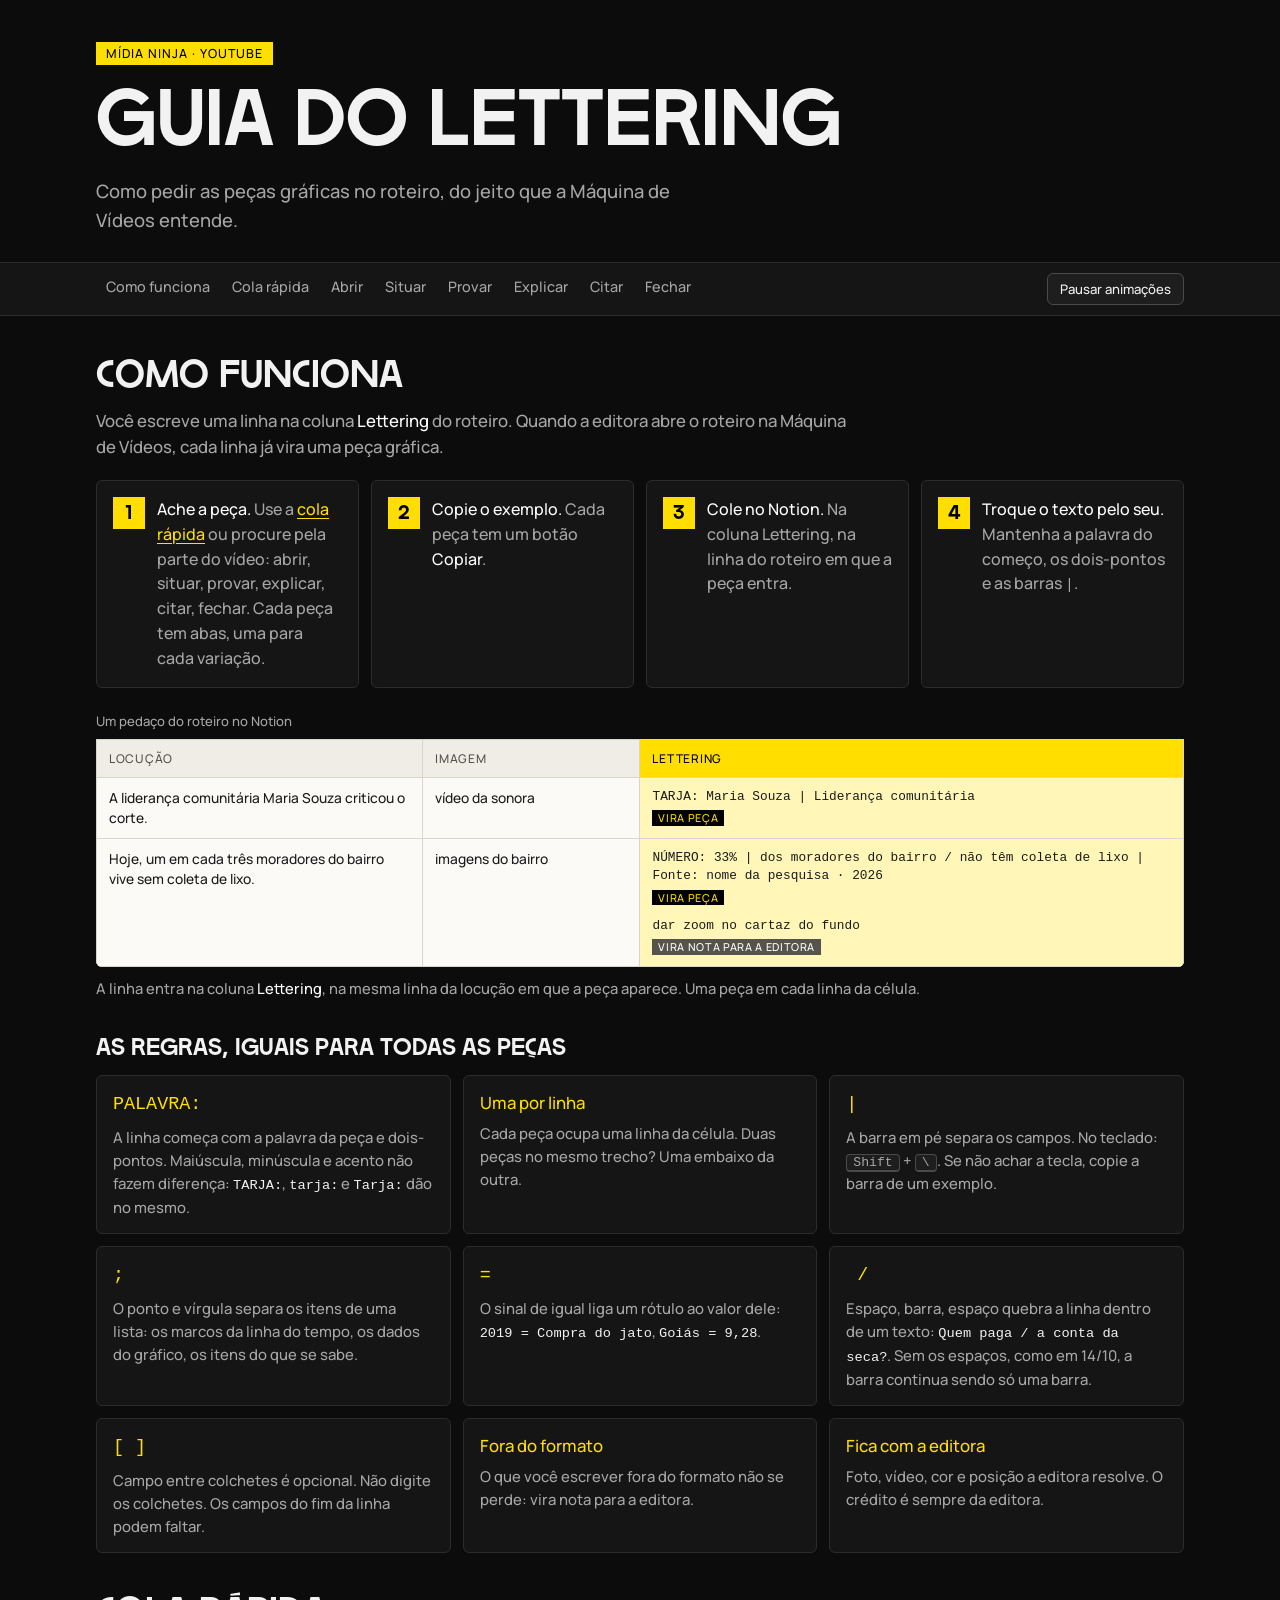
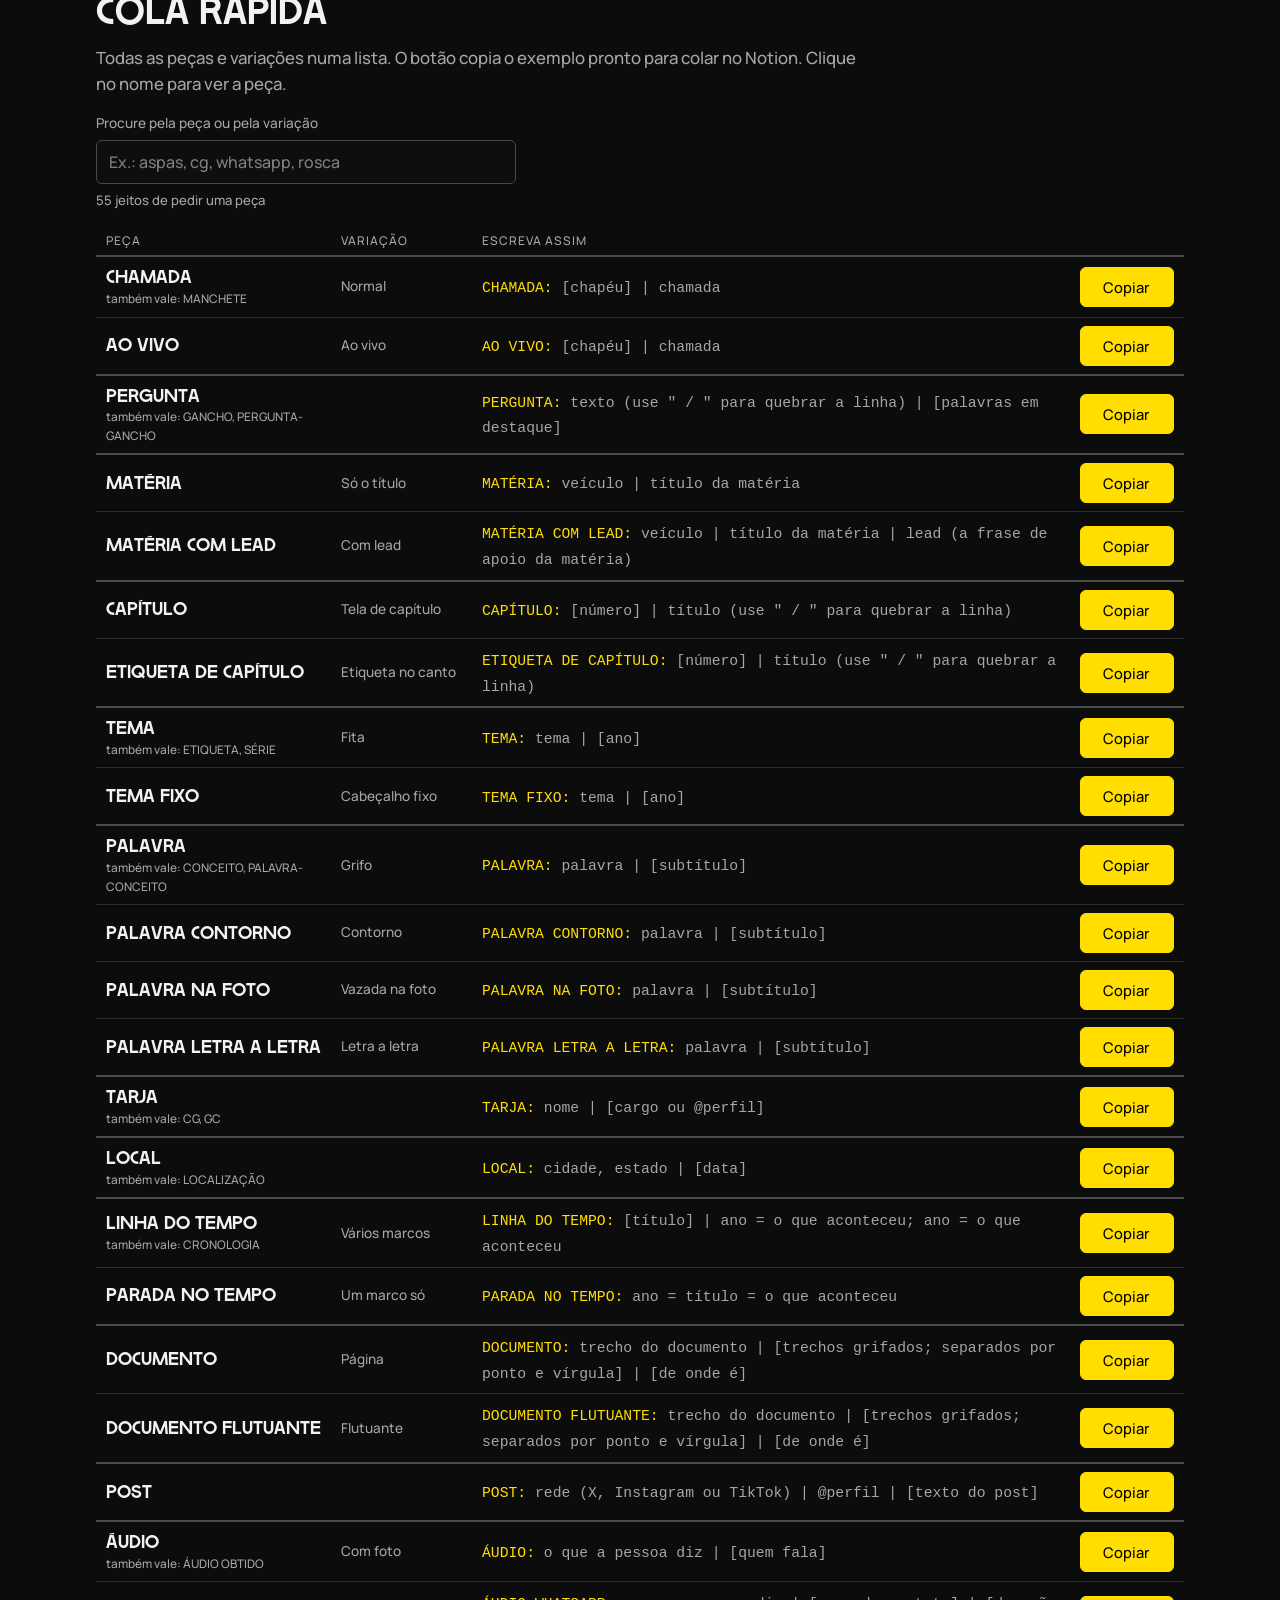
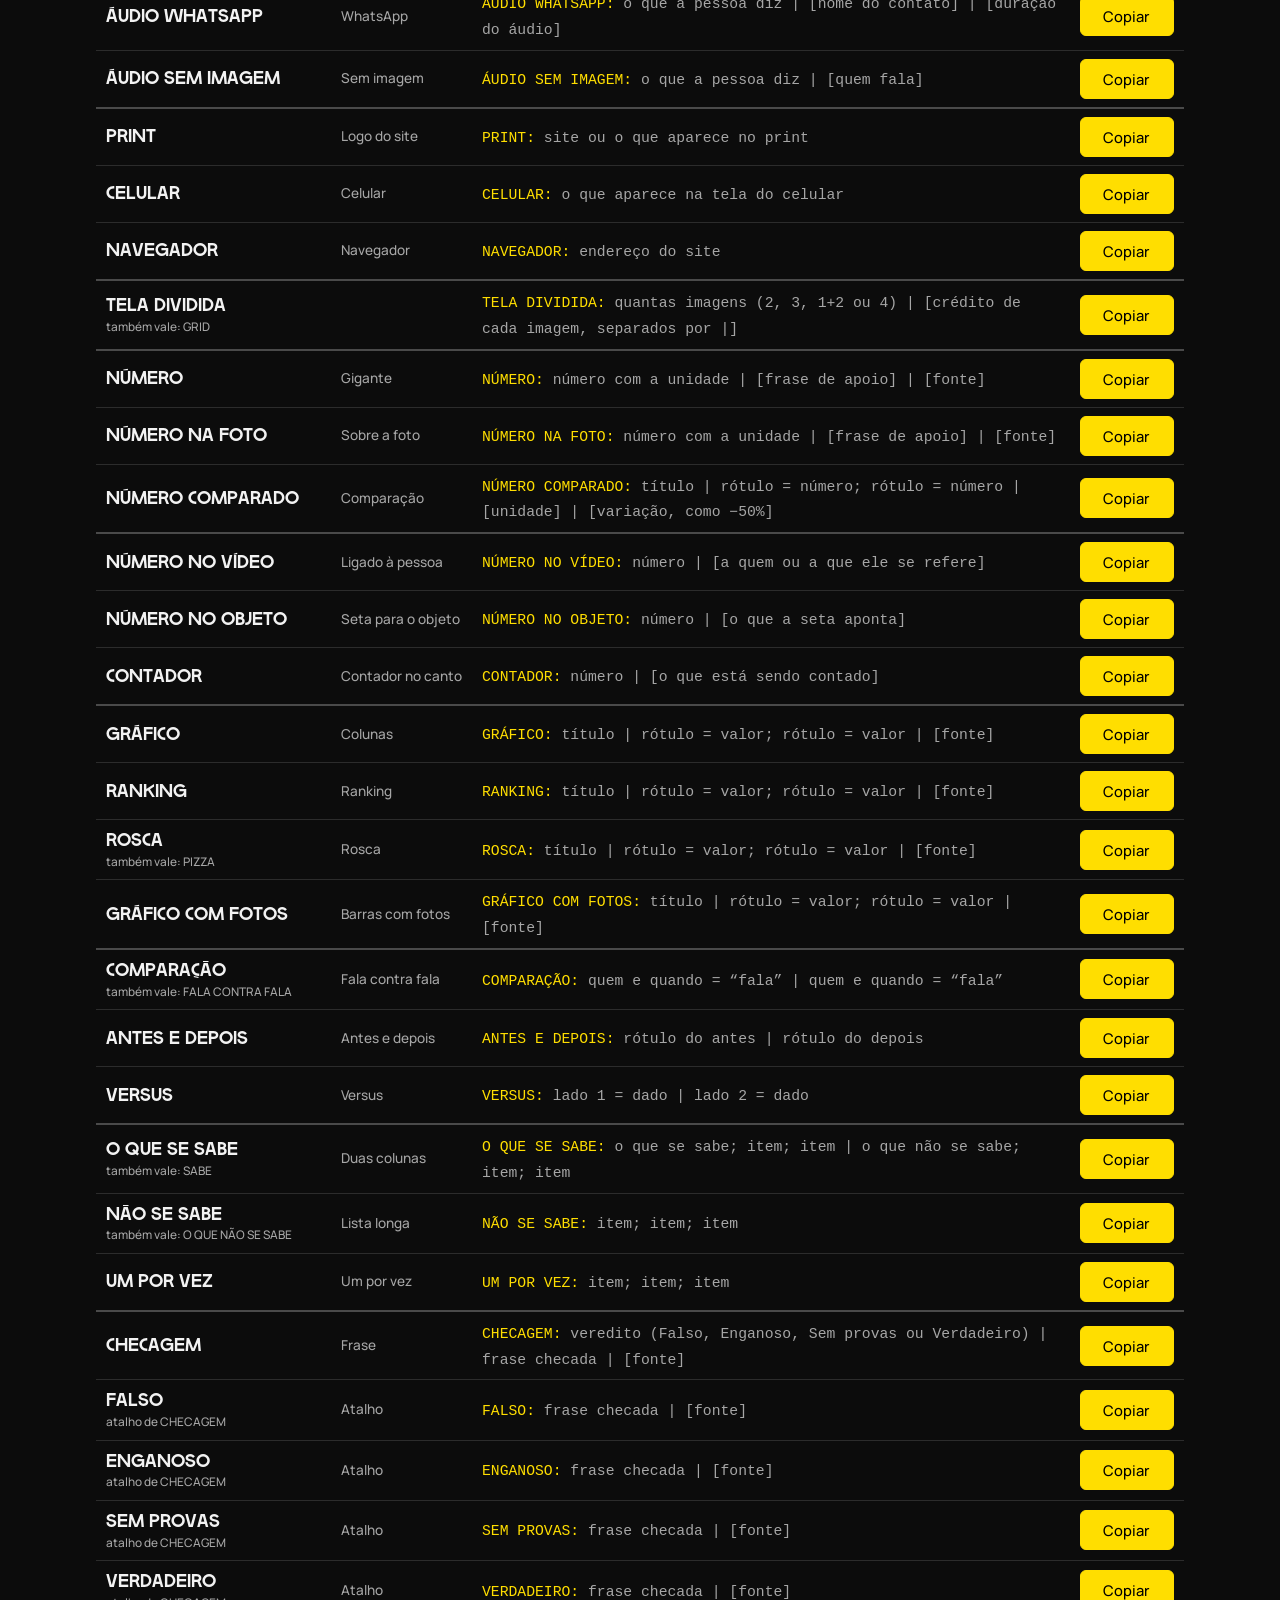
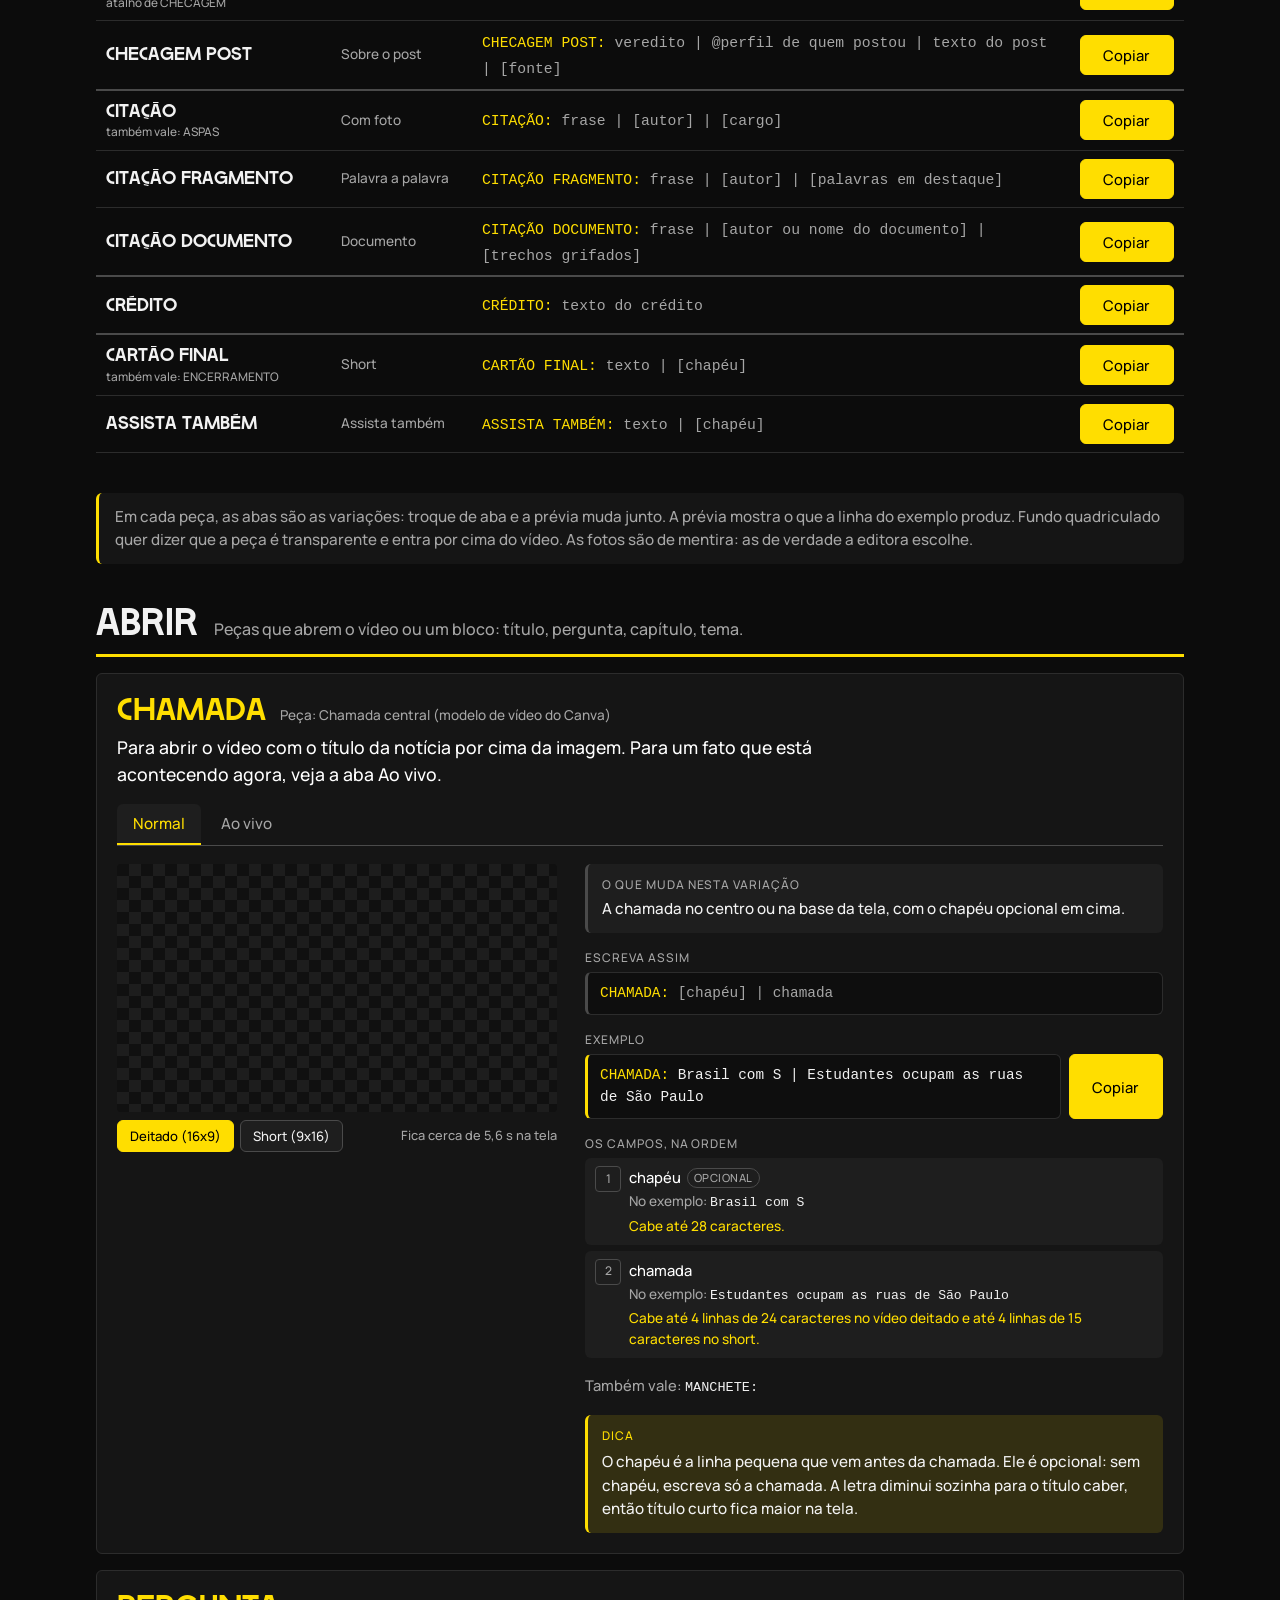
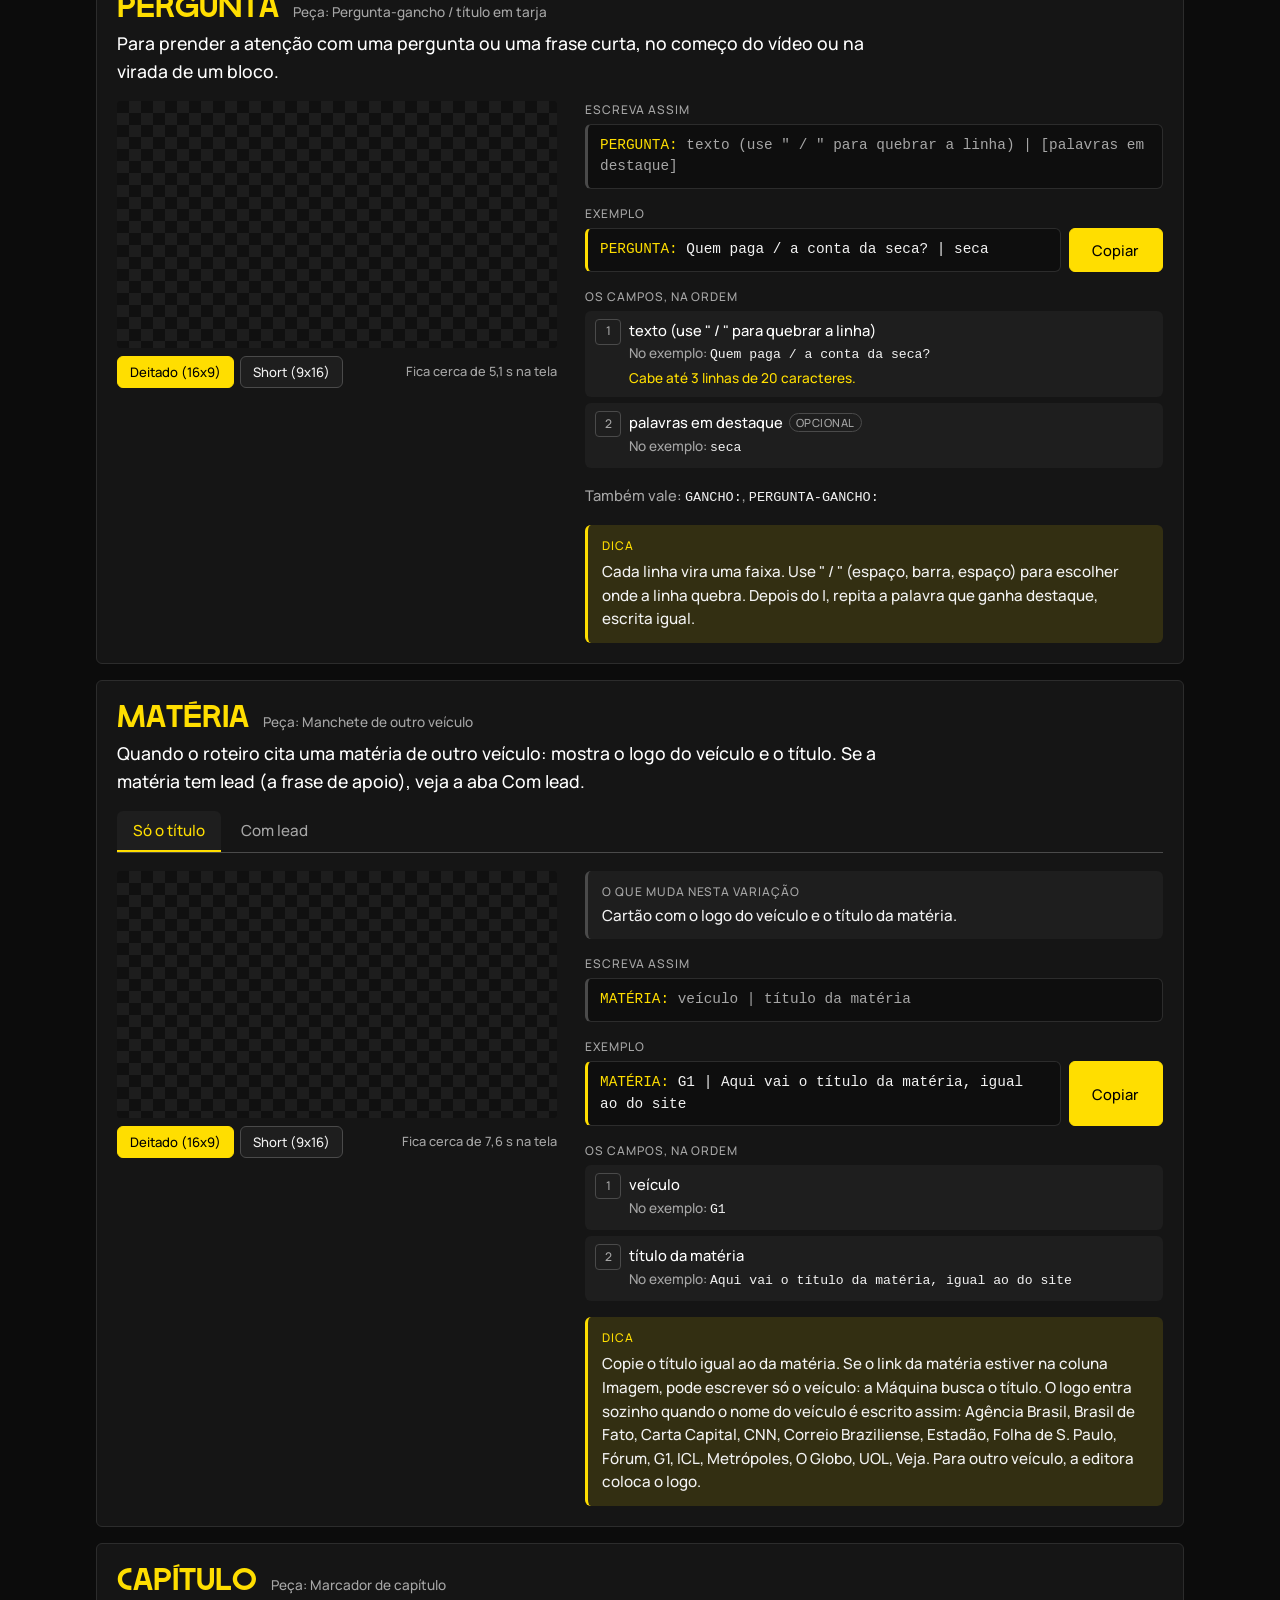
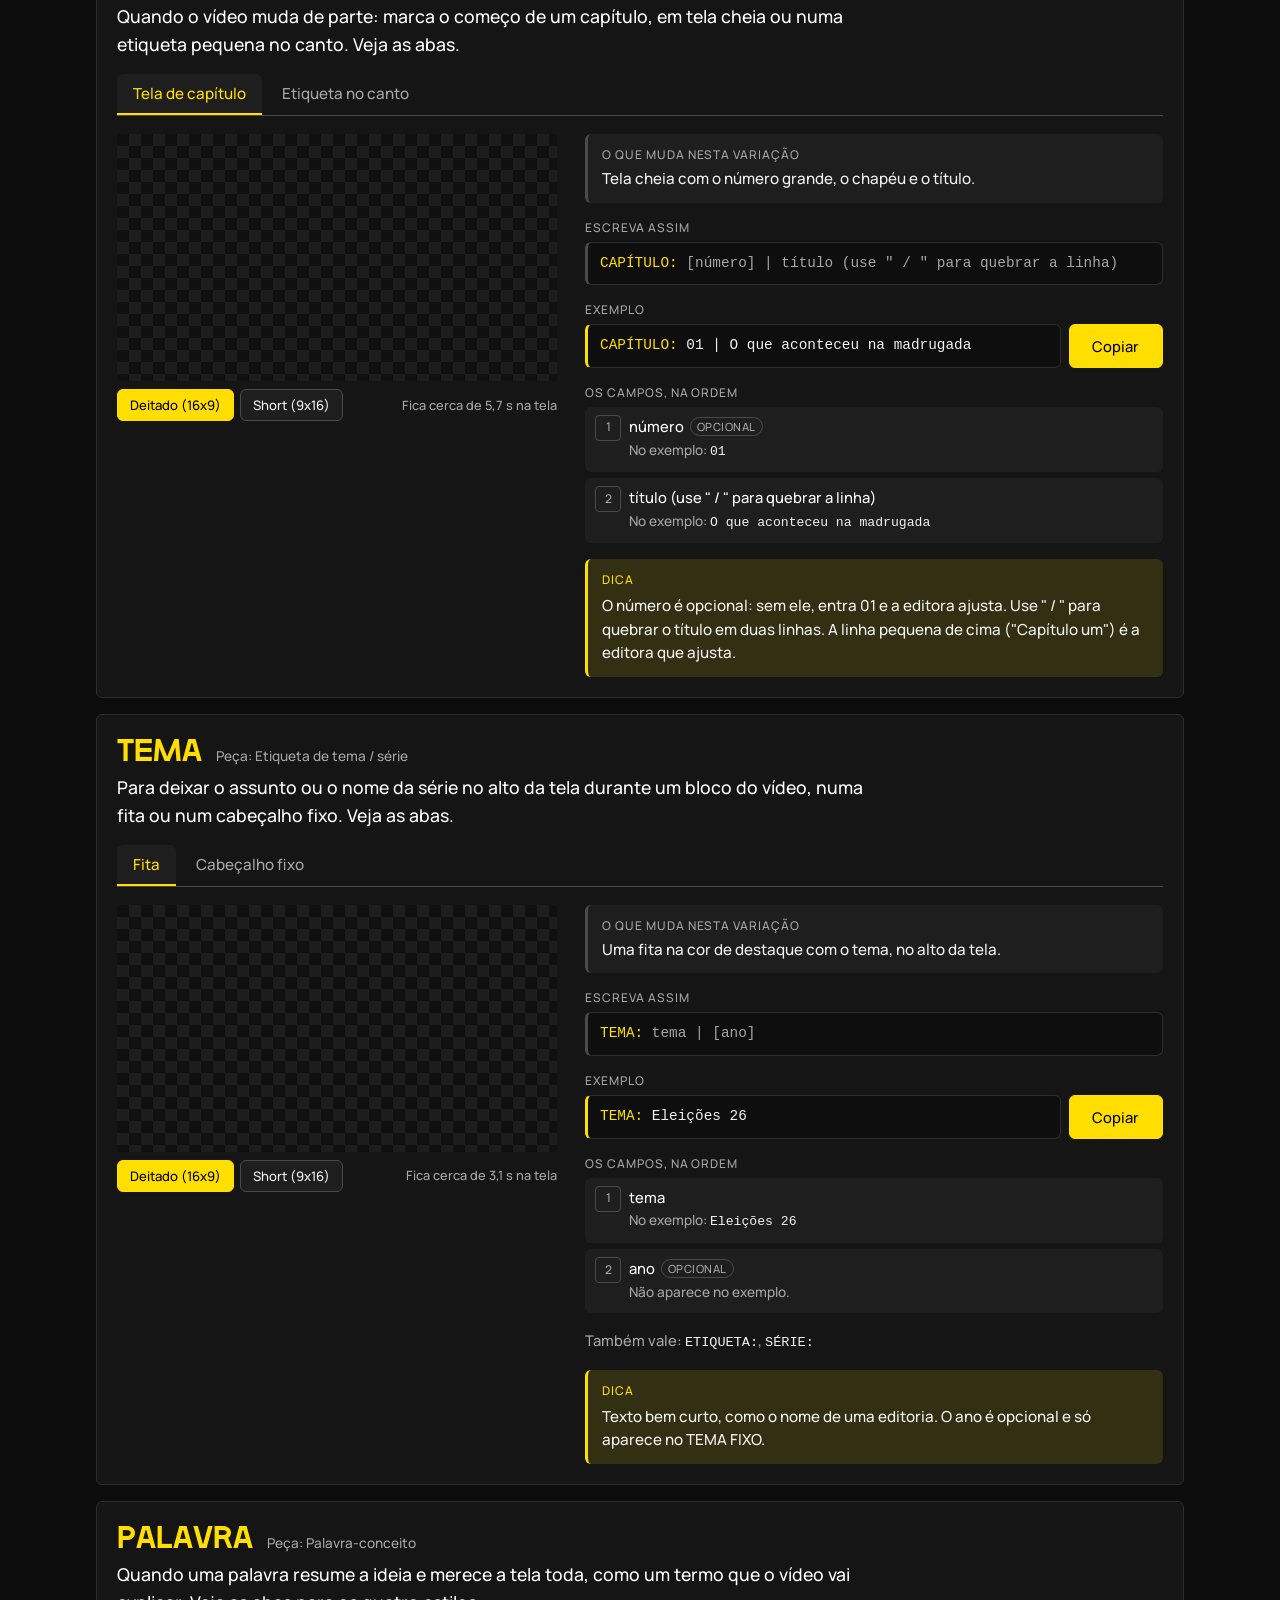
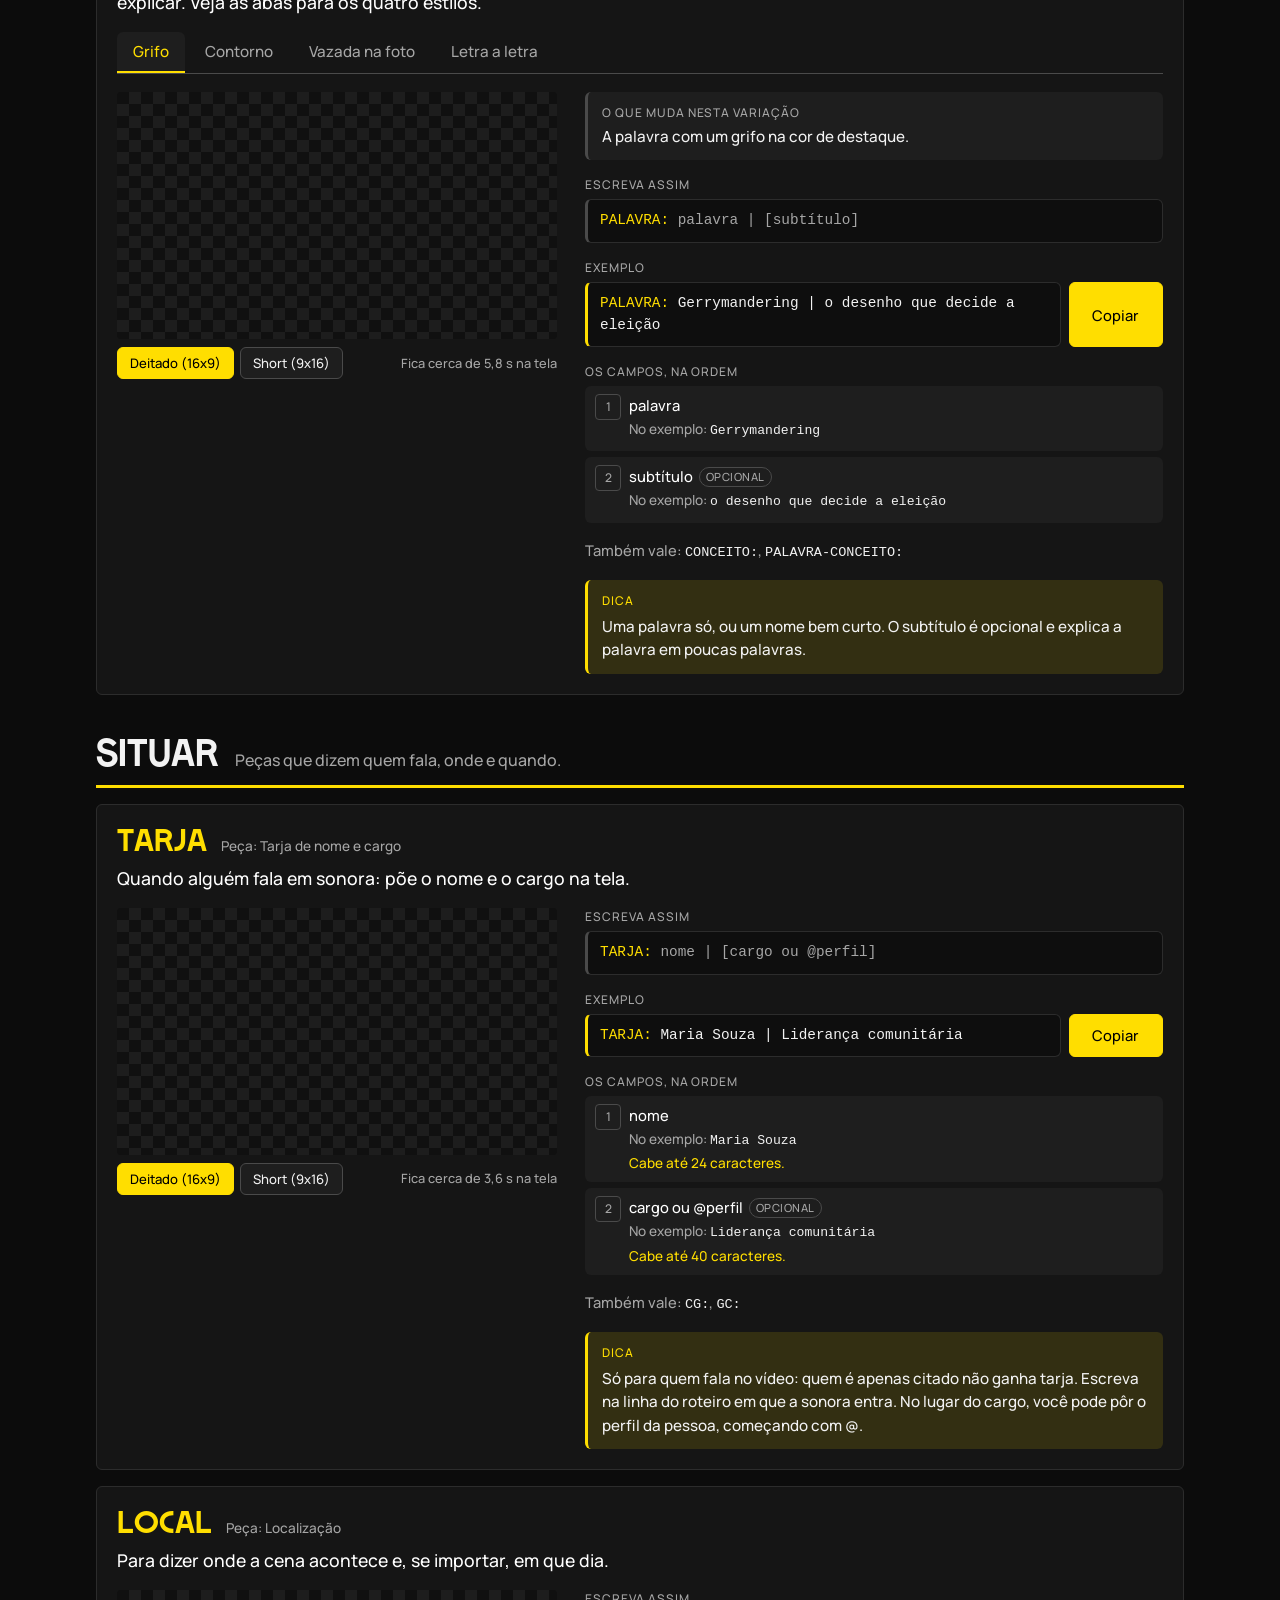
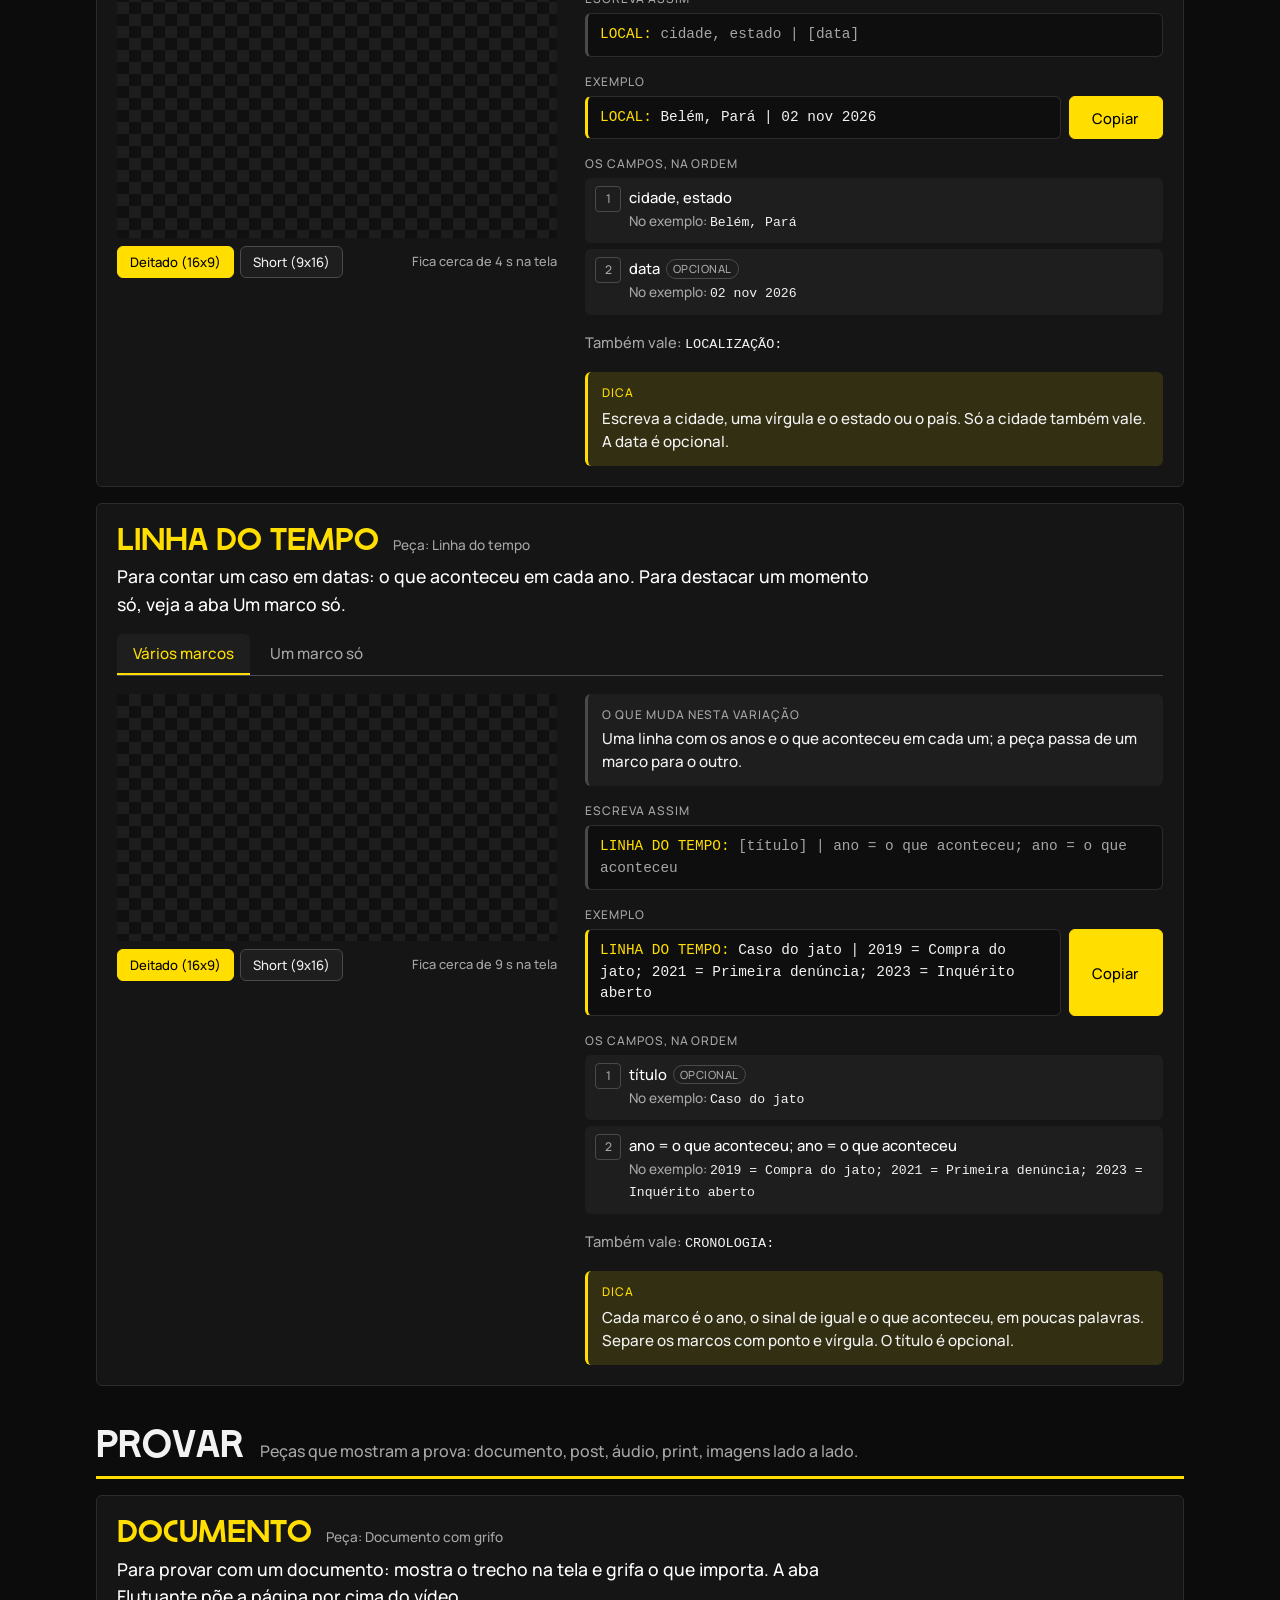
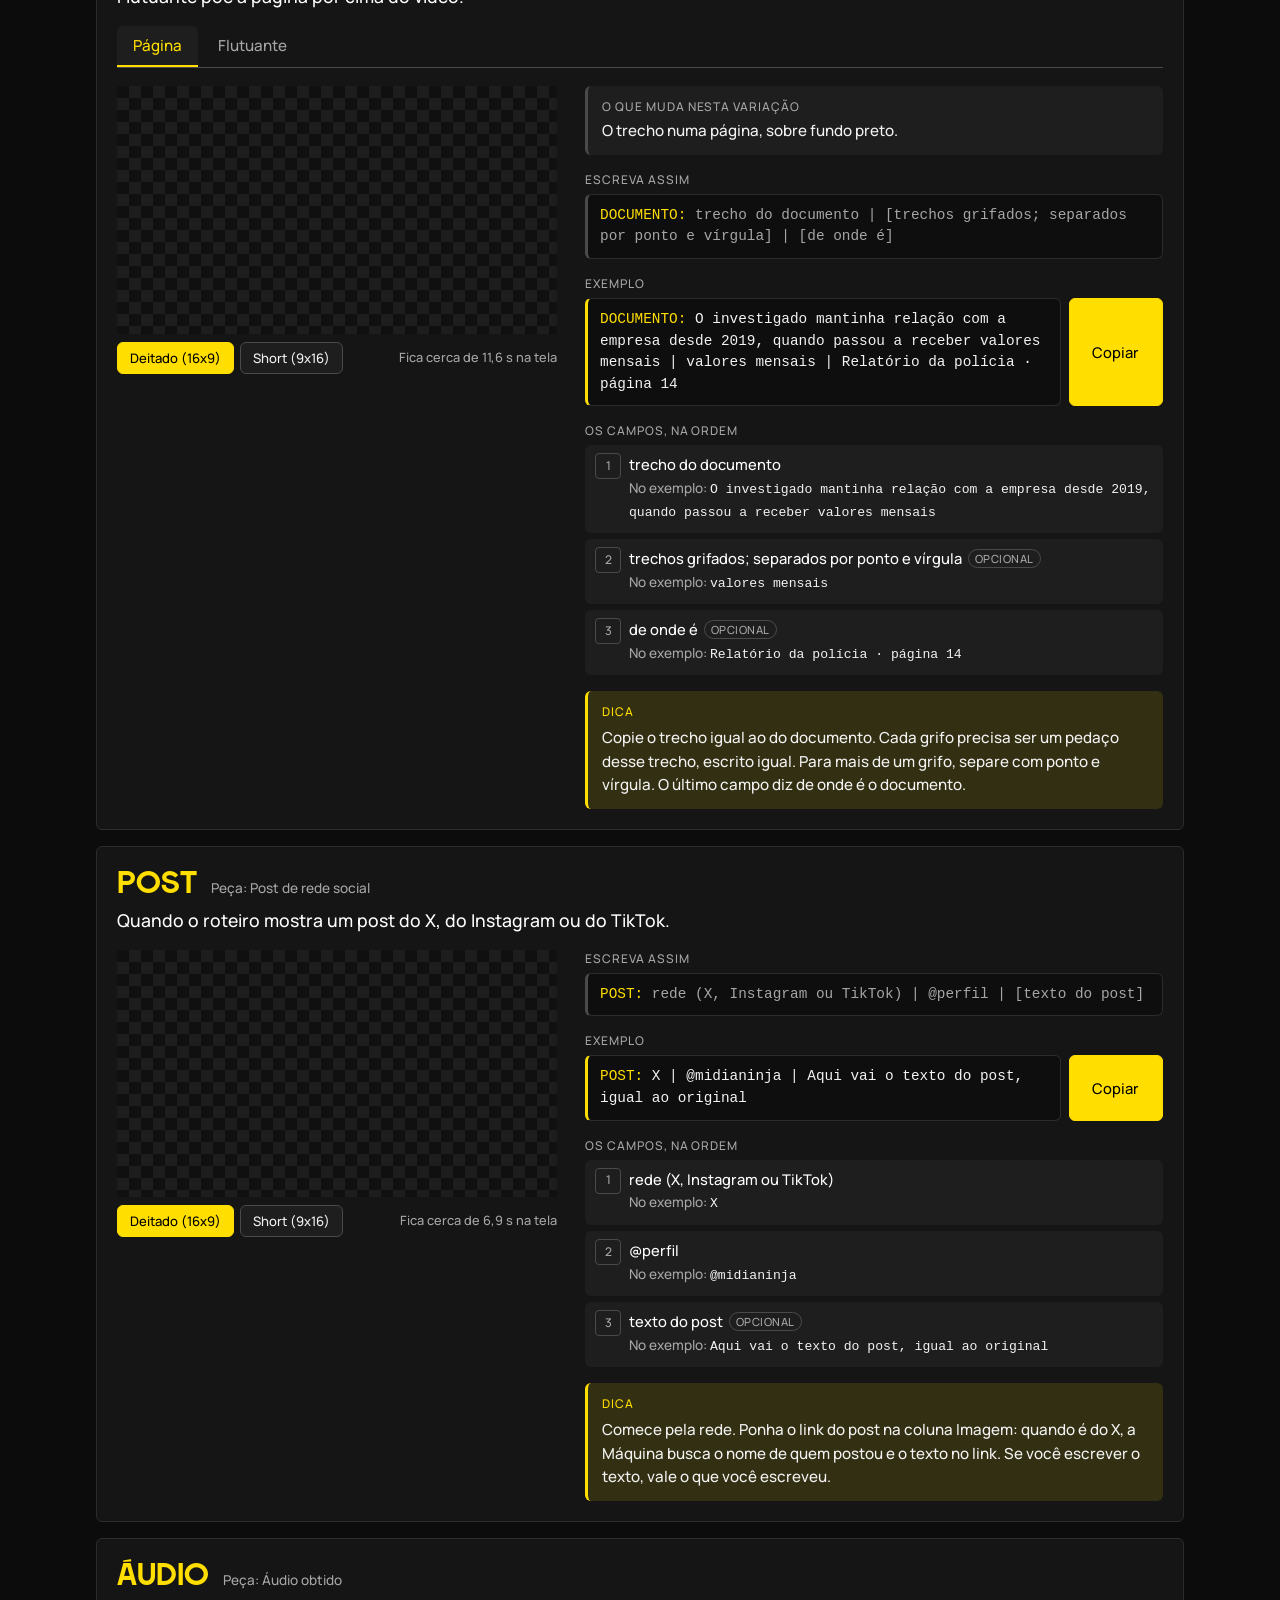
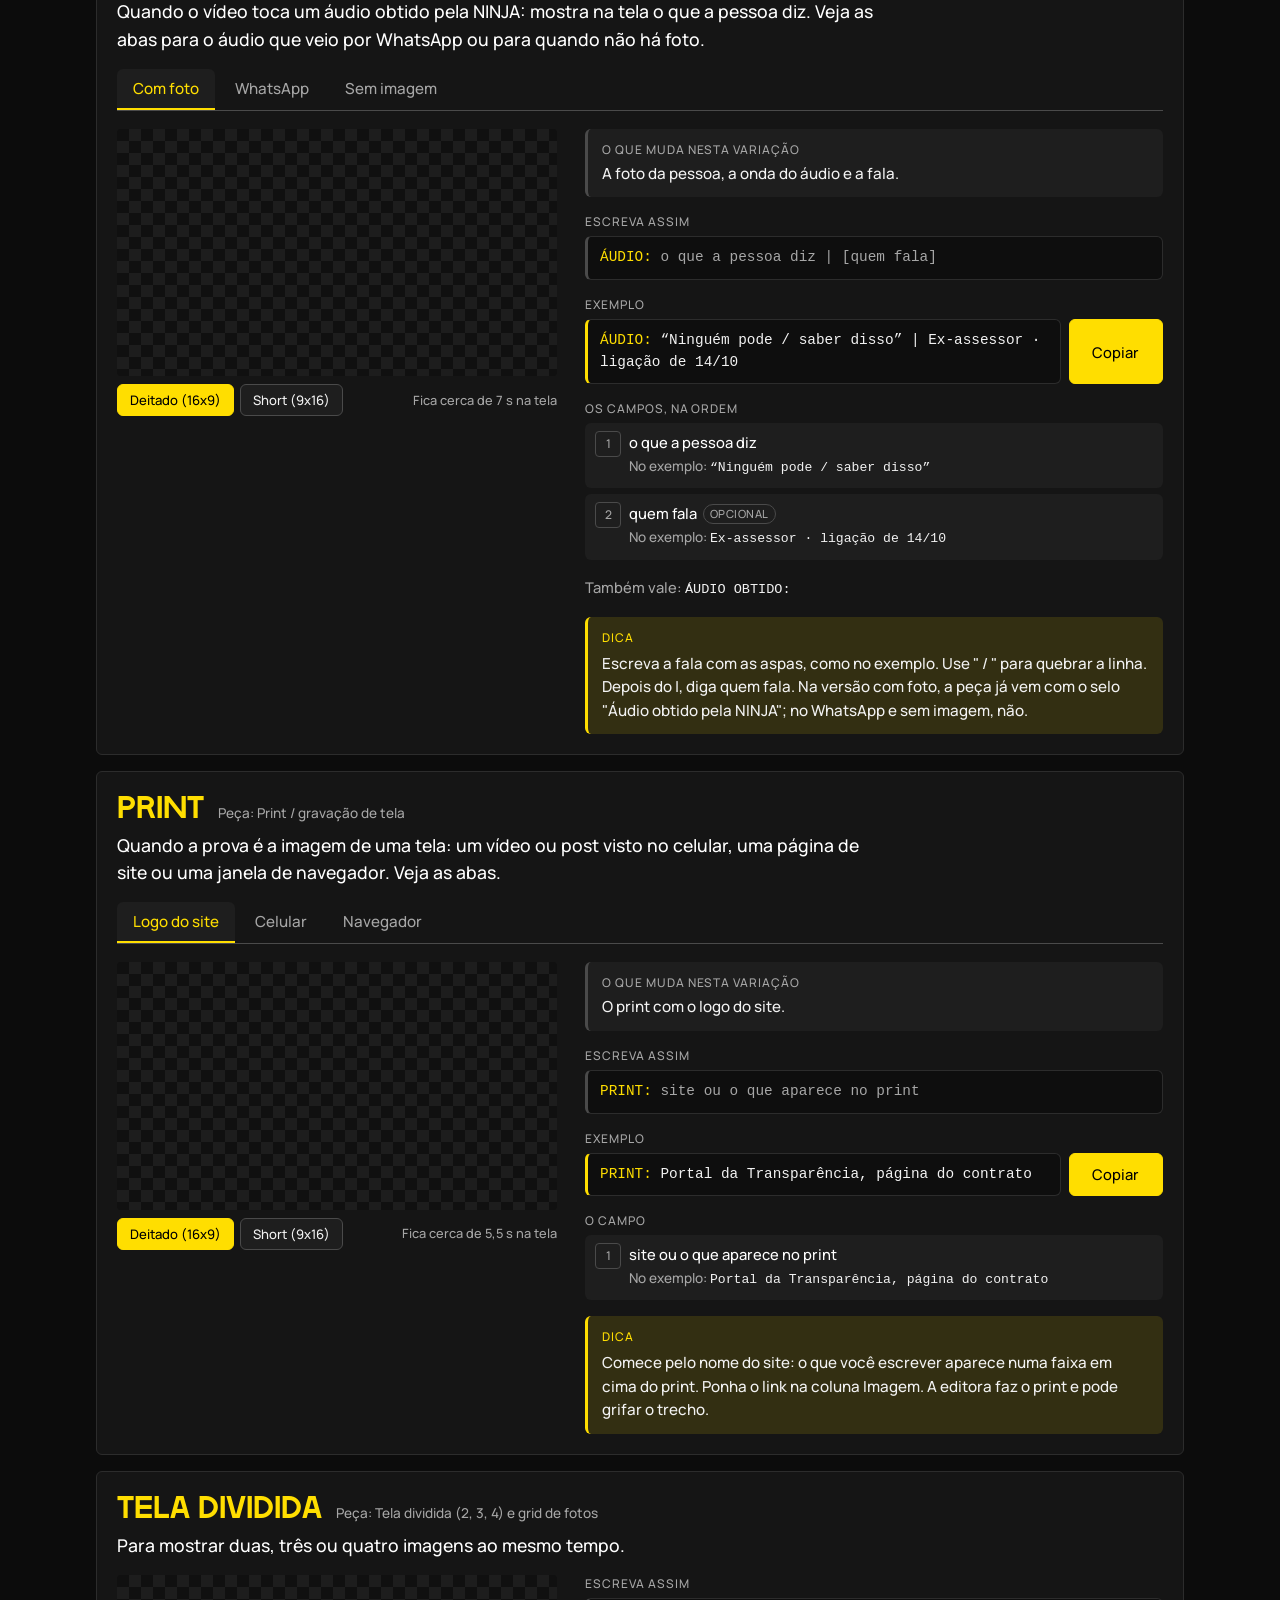
<file: guia/index.html>
<!doctype html>
<html lang="pt-BR">
<head>
<meta charset="utf-8">
<meta name="viewport" content="width=device-width, initial-scale=1">
<meta name="color-scheme" content="dark">
<title>Guia do Lettering · Mídia NINJA</title>
<meta name="description" content="Como pedir as peças gráficas no roteiro, do jeito que a Máquina de Vídeos entende.">
<!--
  Fonte da página dos redatores. Ela só funciona dentro do site montado por `npm run guia:redatores`
  (scripts/gerar-guia-redatores.mjs), que põe ao lado dela o dados.json e os módulos do design system.
  Os caminhos são todos relativos: o site mora numa subpasta do GitHub Pages.
  As peças, os exemplos e os limites vêm de src/acabamento/letering.ts; os textos de "quando usar" e "dica",
  de textos.json. Aqui ficam só o cabeçalho, o "Como funciona" e o rodapé.
-->
<link rel="stylesheet" href="guia.css">
</head>
<body>
<a class="pular" href="#cola">Pular para a cola rápida</a>

<header class="capa">
  <p class="selo">Mídia NINJA · YouTube</p>
  <h1>Guia do Lettering</h1>
  <p class="frase">Como pedir as peças gráficas no roteiro, do jeito que a Máquina de Vídeos entende.</p>
</header>

<nav class="indice" aria-label="Seções do guia">
  <div class="indice-links" id="indice-links">
    <a href="#como-funciona">Como funciona</a>
    <a href="#cola">Cola rápida</a>
  </div>
  <button type="button" class="pequeno" id="pausar" aria-label="Pausar animações"><span id="pausar-verbo">Pausar</span><span class="so-largo"> animações</span></button>
</nav>

<main id="conteudo">

<section id="como-funciona" aria-labelledby="t-como">
  <h2 id="t-como">Como funciona</h2>
  <p class="abre">Você escreve uma linha na coluna <strong>Lettering</strong> do roteiro. Quando a editora abre o roteiro na Máquina de Vídeos, cada linha já vira uma peça gráfica.</p>

  <ol class="passos">
    <li><span class="passo" aria-hidden="true">1</span><div><strong>Ache a peça.</strong> Use a <a href="#cola">cola rápida</a> ou procure pela parte do vídeo: abrir, situar, provar, explicar, citar, fechar. Cada peça tem abas, uma para cada variação.</div></li>
    <li><span class="passo" aria-hidden="true">2</span><div><strong>Copie o exemplo.</strong> Cada peça tem um botão <strong>Copiar</strong>.</div></li>
    <li><span class="passo" aria-hidden="true">3</span><div><strong>Cole no Notion.</strong> Na coluna Lettering, na linha do roteiro em que a peça entra.</div></li>
    <li><span class="passo" aria-hidden="true">4</span><div><strong>Troque o texto pelo seu.</strong> Mantenha a palavra do começo, os dois-pontos e as barras <code>|</code>.</div></li>
  </ol>

  <figure class="notion">
    <table>
      <caption>Um pedaço do roteiro no Notion</caption>
      <thead>
        <tr><th scope="col">Locução</th><th scope="col">Imagem</th><th scope="col" class="alvo">Lettering</th></tr>
      </thead>
      <tbody>
        <tr>
          <td>A liderança comunitária Maria Souza criticou o corte.</td>
          <td>vídeo da sonora</td>
          <td class="alvo">
            <span class="linha-peca">TARJA: Maria Souza | Liderança comunitária</span>
            <span class="marca-linha">vira peça</span>
          </td>
        </tr>
        <tr>
          <td>Hoje, um em cada três moradores do bairro vive sem coleta de lixo.</td>
          <td>imagens do bairro</td>
          <td class="alvo">
            <span class="linha-peca">NÚMERO: 33% | dos moradores do bairro / não têm coleta de lixo | Fonte: nome da pesquisa · 2026</span>
            <span class="marca-linha">vira peça</span>
            <span class="linha-nota">dar zoom no cartaz do fundo</span>
            <span class="marca-linha nota">vira nota para a editora</span>
          </td>
        </tr>
      </tbody>
    </table>
    <figcaption>A linha entra na coluna <strong>Lettering</strong>, na mesma linha da locução em que a peça aparece. Uma peça em cada linha da célula.</figcaption>
  </figure>

  <h3 id="regras">As regras, iguais para todas as peças</h3>
  <dl class="regras">
    <div>
      <dt><code>PALAVRA:</code></dt>
      <dd>A linha começa com a palavra da peça e dois-pontos. Maiúscula, minúscula e acento não fazem diferença: <code>TARJA:</code>, <code>tarja:</code> e <code>Tarja:</code> dão no mesmo.</dd>
    </div>
    <div>
      <dt>Uma por linha</dt>
      <dd>Cada peça ocupa uma linha da célula. Duas peças no mesmo trecho? Uma embaixo da outra.</dd>
    </div>
    <div>
      <dt><code>|</code></dt>
      <dd>A barra em pé separa os campos. No teclado: <kbd>Shift</kbd> + <kbd>\</kbd>. Se não achar a tecla, copie a barra de um exemplo.</dd>
    </div>
    <div>
      <dt><code>;</code></dt>
      <dd>O ponto e vírgula separa os itens de uma lista: os marcos da linha do tempo, os dados do gráfico, os itens do que se sabe.</dd>
    </div>
    <div>
      <dt><code>=</code></dt>
      <dd>O sinal de igual liga um rótulo ao valor dele: <code>2019 = Compra do jato</code>, <code>Goiás = 9,28</code>.</dd>
    </div>
    <div>
      <dt><code>&nbsp;/&nbsp;</code></dt>
      <dd>Espaço, barra, espaço quebra a linha dentro de um texto: <code>Quem paga / a conta da seca?</code>. Sem os espaços, como em 14/10, a barra continua sendo só uma barra.</dd>
    </div>
    <div>
      <dt><code>[ ]</code></dt>
      <dd>Campo entre colchetes é opcional. Não digite os colchetes. Os campos do fim da linha podem faltar.</dd>
    </div>
    <div>
      <dt>Fora do formato</dt>
      <dd>O que você escrever fora do formato não se perde: vira nota para a editora.</dd>
    </div>
    <div>
      <dt>Fica com a editora</dt>
      <dd>Foto, vídeo, cor e posição a editora resolve. O crédito é sempre da editora.</dd>
    </div>
  </dl>
</section>

<section id="cola" aria-labelledby="t-cola">
  <h2 id="t-cola">Cola rápida</h2>
  <p class="abre">Todas as peças e variações numa lista. O botão copia o exemplo pronto para colar no Notion. Clique no nome para ver a peça.</p>
  <div class="busca">
    <label for="busca">Procure pela peça ou pela variação</label>
    <input type="search" id="busca" autocomplete="off" spellcheck="false" placeholder="Ex.: aspas, cg, whatsapp, rosca">
    <p class="busca-conta" id="busca-conta" aria-live="polite"></p>
  </div>
  <table class="cola" id="cola-tabela">
    <thead>
      <tr><th scope="col">Peça</th><th scope="col">Variação</th><th scope="col">Escreva assim</th><th scope="col"><span class="so-leitor">Copiar o exemplo</span></th></tr>
    </thead>
    <tbody id="cola-linhas"></tbody>
  </table>
  <p class="vazio" id="busca-vazia" hidden>Nenhuma peça com esse nome. Se a peça que você quer não existe, escreva por extenso na coluna Lettering: vira nota e a editora resolve.</p>
</section>

<p class="estado" id="estado" role="status">Carregando as peças…</p>

<div id="etapas">
  <p class="abre legenda-previas" id="legenda-previas" hidden>Em cada peça, as abas são as variações: troque de aba e a prévia muda junto. A prévia mostra o que a linha do exemplo produz. Fundo quadriculado quer dizer que a peça é transparente e entra por cima do vídeo. As fotos são de mentira: as de verdade a editora escolhe.</p>
</div>

</main>

<footer class="rodape">
  <h2>A peça que você quer não está aqui?</h2>
  <p>Escreva por extenso na coluna Lettering o que você imagina, com as suas palavras. Vira nota e a editora resolve.</p>
  <p class="versao" id="versao"></p>
</footer>

<p class="so-leitor" id="avisos" aria-live="polite"></p>
<noscript><p class="estado">Esta página precisa de JavaScript para mostrar as peças.</p></noscript>
<script type="module" src="guia.js"></script>
</body>
</html>
</file>
<file: guia/guia.css>
/* Guia do Lettering — visual NINJA, igual ao app (app/estilo.css): preto, branco, o amarelo de destaque,
   TipoNinja nos títulos e Manrope no texto. Só tema escuro. As fontes vêm do site gerado
   (design-system/ninja/recursos/), por caminho relativo a este arquivo. */

@font-face { font-family: 'TipoNinja'; src: url('design-system/ninja/recursos/f1ccaf163da75dea.otf'); font-display: swap; }
@font-face { font-family: 'Manrope'; font-weight: 500; src: url('design-system/ninja/recursos/88d3f8ef004b5348.ttf'); font-display: swap; }

:root {
  --fundo: #0c0c0c;
  --superficie: #151515;
  --superficie-2: #1e1e1e;
  --campo: #0e0e0e;
  --texto: #f2f2f2;
  --texto-suave: #a6a6a6;
  --borda: #2c2c2c;
  --borda-forte: #4a4a4a;
  --acento: #FFDE00;
  --sobre-acento: #000;
  --acento-suave: rgba(255, 222, 0, 0.13);
  --ok: #2BD35A;
  --raio: 6px;
  --indice-h: 49px;
  --fonte: 'Manrope', system-ui, -apple-system, 'Segoe UI', Roboto, 'Helvetica Neue', Arial, sans-serif;
  --fonte-titulo: 'TipoNinja', 'Manrope', Impact, 'Arial Narrow', sans-serif;
  --fonte-mono: ui-monospace, 'Cascadia Mono', Consolas, 'Liberation Mono', monospace;
  color-scheme: dark;
}

* { box-sizing: border-box; }

html { font-size: 16px; scroll-padding-top: calc(var(--indice-h) + 16px); scroll-behavior: smooth; }

body {
  margin: 0;
  background: var(--fundo);
  color: var(--texto);
  font-family: var(--fonte);
  font-weight: 500;
  line-height: 1.55;
  overflow-wrap: break-word;
}

[hidden] { display: none !important; }

h1, h2, h3 { font-family: var(--fonte-titulo); font-weight: 400; text-transform: uppercase; line-height: 1.05; margin: 0; }
h1 { font-size: clamp(2.6rem, 9vw, 5rem); }
h2 { font-size: clamp(1.7rem, 5vw, 2.4rem); margin-bottom: 12px; }
h3 { font-size: 1.5rem; }
h4 { margin: 0 0 6px; font: 500 0.75rem var(--fonte); letter-spacing: 0.08em; text-transform: uppercase; color: var(--texto-suave); }
p { margin: 0 0 12px; }
strong { font-weight: 500; color: #fff; }
a { color: var(--acento); text-underline-offset: 3px; }
code { font-family: var(--fonte-mono); font-size: 0.92em; }

kbd {
  display: inline-block;
  min-width: 1.6em;
  padding: 0 6px;
  border: 1px solid var(--borda-forte);
  border-bottom-width: 2px;
  border-radius: 4px;
  background: var(--superficie-2);
  font: 500 0.82rem var(--fonte-mono);
  text-align: center;
}

:focus-visible { outline: 2px solid var(--acento); outline-offset: 2px; }

.so-leitor { position: absolute; width: 1px; height: 1px; margin: -1px; padding: 0; overflow: hidden; clip-path: inset(50%); white-space: nowrap; border: 0; }
.pular { position: absolute; left: -9999px; top: 0; z-index: 50; padding: 8px 12px; background: var(--acento); color: var(--sobre-acento); }
.pular:focus { left: 8px; top: 8px; }

/* ---------- botões ---------- */
button {
  font: 500 0.92rem var(--fonte);
  min-height: 40px;
  padding: 0 16px;
  border-radius: var(--raio);
  border: 1px solid var(--borda-forte);
  background: var(--superficie-2);
  color: var(--texto);
  cursor: pointer;
  transition: background 0.12s, border-color 0.12s;
}
button:hover { border-color: var(--texto); }
button:active { transform: translateY(1px); }
button.principal { background: var(--acento); border-color: var(--acento); color: var(--sobre-acento); }
button.principal:hover { filter: brightness(1.08); border-color: var(--acento); }
button.pequeno { min-height: 32px; padding: 0 12px; font-size: 0.82rem; }
button.copiar { flex: none; min-width: 6.4em; }
button.copiar.feito { background: var(--ok); border-color: var(--ok); color: #000; }
button.copiar.falhou { border-color: #ff7a7a; color: #ff7a7a; background: transparent; }
.formatos button[aria-pressed='true'] { background: var(--acento); border-color: var(--acento); color: var(--sobre-acento); }

/* ---------- capa e índice ---------- */
.capa { max-width: 1120px; margin: 0 auto; padding: 40px 16px 28px; }
.selo { display: inline-block; margin: 0 0 14px; padding: 2px 10px; background: var(--acento); color: var(--sobre-acento); font-size: 0.78rem; letter-spacing: 0.08em; text-transform: uppercase; }
.frase { margin: 14px 0 0; max-width: 34em; font-size: 1.15rem; color: var(--texto-suave); }

.indice {
  position: sticky;
  top: 0;
  z-index: 20;
  display: flex;
  align-items: center;
  gap: 12px;
  min-height: var(--indice-h);
  padding: 0 max(16px, calc((100vw - 1120px) / 2 + 16px));
  background: var(--superficie);
  border-top: 1px solid var(--borda);
  border-bottom: 1px solid var(--borda);
}
.indice-links { display: flex; flex: 1; min-width: 0; gap: 2px; overflow-x: auto; scrollbar-width: thin; }
.indice-links a { flex: none; padding: 13px 10px; color: var(--texto-suave); font-size: 0.9rem; text-decoration: none; white-space: nowrap; border-bottom: 3px solid transparent; }
.indice-links a:hover { color: var(--texto); border-bottom-color: var(--acento); }
.indice button { flex: none; }

main { max-width: 1120px; margin: 0 auto; padding: 0 16px 48px; }
main > section, #etapas > section { padding-top: 40px; }
.abre { max-width: 46em; font-size: 1.05rem; color: var(--texto-suave); }
.estado { margin: 32px 0 0; padding: 20px 16px; border: 1px dashed var(--borda-forte); border-radius: var(--raio); color: var(--texto-suave); text-align: center; }
.estado.erro { border-color: #ff7a7a; color: #ffb3b3; }
.legenda-previas { margin: 40px 0 0; padding: 12px 16px; max-width: none; background: var(--superficie); border-left: 3px solid var(--acento); border-radius: var(--raio); font-size: 0.95rem; }

/* ---------- como funciona ---------- */
.passos { list-style: none; margin: 20px 0 0; padding: 0; display: grid; grid-template-columns: repeat(4, minmax(0, 1fr)); gap: 12px; }
.passos li { display: flex; gap: 12px; align-items: flex-start; padding: 16px; background: var(--superficie); border: 1px solid var(--borda); border-radius: var(--raio); color: var(--texto-suave); }
.passo { display: inline-grid; place-items: center; flex: none; width: 32px; height: 32px; background: var(--acento); color: var(--sobre-acento); font: 400 1.25rem var(--fonte-titulo); line-height: 1; }

/* O desenho da tabela do Notion: fundo claro de papel, para ler como "isto é o Notion", não como o guia. */
.notion { margin: 24px 0 0; }
.notion table { width: 100%; table-layout: fixed; border-collapse: collapse; background: #fbfaf7; color: #1b1b1b; border-radius: var(--raio); overflow: hidden; font-size: 0.86rem; line-height: 1.45; }
.notion caption { caption-side: top; padding: 0 0 8px; text-align: left; color: var(--texto-suave); font-size: 0.82rem; }
.notion th, .notion td { padding: 10px 12px; border: 1px solid #d9d6cd; text-align: left; vertical-align: top; }
.notion th { background: #efede6; font: 500 0.75rem var(--fonte); letter-spacing: 0.06em; text-transform: uppercase; color: #55534c; }
.notion th:nth-child(1) { width: 30%; }
.notion th:nth-child(2) { width: 20%; }
.notion .alvo { background: #fff6b8; }
.notion th.alvo { background: var(--acento); color: #000; }
.notion .linha-peca, .notion .linha-nota { display: block; font-family: var(--fonte-mono); font-size: 0.8rem; overflow-wrap: anywhere; }
.notion .linha-nota { margin-top: 10px; }
.marca-linha { display: inline-block; margin-top: 4px; padding: 0 6px; background: #000; color: var(--acento); font-size: 0.68rem; letter-spacing: 0.06em; text-transform: uppercase; }
.marca-linha.nota { background: #55534c; color: #fff; }
.notion figcaption { margin-top: 10px; color: var(--texto-suave); font-size: 0.92rem; }

#regras { margin: 36px 0 14px; }
.regras { margin: 0; display: grid; grid-template-columns: repeat(3, minmax(0, 1fr)); gap: 12px; }
.regras > div { padding: 14px 16px; background: var(--superficie); border: 1px solid var(--borda); border-radius: var(--raio); }
.regras dt { margin-bottom: 6px; color: var(--acento); font-size: 1.05rem; }
.regras dt code { font-size: 1.15rem; }
.regras dd { margin: 0; color: var(--texto-suave); font-size: 0.93rem; }
.regras dd code { color: var(--texto); }

/* ---------- cola rápida ---------- */
.busca { display: grid; gap: 6px; max-width: 420px; margin: 16px 0; }
.busca label { font-size: 0.85rem; color: var(--texto-suave); }
.busca input {
  font: inherit;
  width: 100%;
  min-height: 44px;
  padding: 8px 12px;
  color: var(--texto);
  background: var(--campo);
  border: 1px solid var(--borda-forte);
  border-radius: var(--raio);
}
.busca input::placeholder { color: var(--texto-suave); opacity: 0.75; }
.busca input:hover { border-color: var(--texto-suave); }
.busca-conta { margin: 0; min-height: 1.3em; font-size: 0.82rem; color: var(--texto-suave); }

.cola { width: 100%; border-collapse: collapse; }
.cola th { padding: 6px 10px; border-bottom: 1px solid var(--borda-forte); text-align: left; font: 500 0.75rem var(--fonte); letter-spacing: 0.08em; text-transform: uppercase; color: var(--texto-suave); }
.cola td { padding: 8px 10px; border-bottom: 1px solid var(--borda); vertical-align: middle; }
.cola tbody tr:hover { background: var(--superficie); }
/* Uma peça (modelo) por bloco: a primeira linha de cada bloco tem uma linha mais forte em cima. */
.cola tbody:not(:first-of-type) tr:first-child td { border-top: 2px solid var(--borda-forte); }
.cola .c-variacao { width: 1%; white-space: nowrap; font-size: 0.85rem; color: var(--texto-suave); }
.cola .c-peca { width: 1%; white-space: nowrap; }
.cola .c-peca a { font: 400 1.15rem var(--fonte-titulo); text-decoration: none; text-transform: uppercase; color: var(--texto); }
.cola .c-peca a:hover { color: var(--acento); }
.cola .c-peca small { display: block; font-size: 0.74rem; color: var(--texto-suave); white-space: normal; }
.cola .c-escreva code { color: var(--texto-suave); overflow-wrap: anywhere; }
.cola .c-escreva code b { font-weight: 500; color: var(--acento); }
.cola .c-copiar { width: 1%; text-align: right; }
.vazio { margin: 16px 0 0; padding: 20px 16px; border: 1px dashed var(--borda-forte); border-radius: var(--raio); color: var(--texto-suave); }

/* ---------- etapas e cartões ---------- */
.etapa-topo { display: flex; flex-wrap: wrap; align-items: baseline; gap: 4px 16px; margin-bottom: 16px; padding-bottom: 10px; border-bottom: 3px solid var(--acento); }
.etapa-topo h2 { margin: 0; }
.etapa-topo p { margin: 0; color: var(--texto-suave); }
.cartoes { display: grid; grid-template-columns: minmax(0, 1fr); gap: 16px; }

.cartao {
  min-width: 0;
  padding: 20px;
  background: var(--superficie);
  border: 1px solid var(--borda);
  border-radius: var(--raio);
}
.cartao:target, .cartao.alvo { border-color: var(--acento); }
.cartao-topo { display: grid; gap: 6px; margin-bottom: 16px; }

/* As abas: uma por variação do modelo. Na tela estreita, a barra rola para o lado dentro dela mesma. */
.abas { display: flex; gap: 4px; margin: 0 0 18px; overflow-x: auto; overflow-y: hidden; overscroll-behavior-x: contain; scrollbar-width: thin; border-bottom: 1px solid var(--borda-forte); position: relative; }
.abas .aba {
  flex: none;
  min-height: 42px;
  padding: 0 16px;
  margin-bottom: -1px;
  border: 0;
  border-bottom: 3px solid transparent;
  border-radius: var(--raio) var(--raio) 0 0;
  background: transparent;
  color: var(--texto-suave);
  font: 500 0.95rem var(--fonte);
  white-space: nowrap;
}
.abas .aba:hover { color: var(--texto); background: var(--superficie-2); border-bottom-color: var(--borda-forte); }
.abas .aba[aria-selected='true'] { color: var(--acento); background: var(--superficie-2); border-bottom-color: var(--acento); }
.abas .aba:focus-visible { outline: 2px solid var(--acento); outline-offset: -2px; }

.painel {
  display: grid;
  grid-template-columns: minmax(0, 440px) minmax(0, 1fr);
  gap: 16px 28px;
  align-items: start;
}
.cartao-titulo { display: flex; flex-wrap: wrap; align-items: baseline; gap: 4px 14px; }
.cartao-titulo h3 { font-size: 2rem; color: var(--acento); }
.modelo { margin: 0; font-size: 0.85rem; color: var(--texto-suave); }
.quando { margin: 0; max-width: 44em; font-size: 1.1rem; color: #fff; }

/* No computador, a prévia acompanha a leitura do cartão (fica presa embaixo do índice). */
.previa { display: grid; gap: 8px; min-width: 0; position: sticky; top: calc(var(--indice-h) + 16px); }
.quadro {
  position: relative;
  width: 100%;
  aspect-ratio: 16 / 9;
  overflow: hidden;
  border-radius: 4px;
  background: #101010 repeating-conic-gradient(#1d1d1d 0% 25%, #101010 0% 50%) 0 0 / 24px 24px;
}
.quadro.vertical { aspect-ratio: 9 / 16; width: min(100%, 248px); margin: 0 auto; }
/* color-scheme igual ao do documento da peça (claro): sem isso, no tema escuro o navegador pinta um fundo
   branco atrás da peça e a transparência some (mesma regra de app/estilo.css). */
.quadro iframe { position: absolute; left: 0; top: 0; border: 0; transform-origin: 0 0; pointer-events: none; color-scheme: light; }
.quadro-aviso { position: absolute; inset: 0; display: grid; place-items: center; margin: 0; padding: 12px; font-size: 0.82rem; color: var(--texto-suave); text-align: center; }
.previa-barra { display: flex; flex-wrap: wrap; align-items: center; justify-content: space-between; gap: 6px 12px; }
.formatos { display: flex; gap: 6px; }
.tempo { margin: 0; font-size: 0.8rem; color: var(--texto-suave); }

.cartao-texto { display: grid; gap: 16px; min-width: 0; }
.linha {
  display: block;
  margin: 0;
  padding: 10px 12px;
  background: var(--campo);
  border: 1px solid var(--borda);
  border-left: 3px solid var(--borda-forte);
  border-radius: var(--raio);
  font-family: var(--fonte-mono);
  font-size: 0.9rem;
  line-height: 1.5;
  white-space: pre-wrap;
  overflow-wrap: anywhere;
  color: var(--texto-suave);
}
.linha b { font-weight: 500; color: var(--acento); }
.linha.exemplo { border-left-color: var(--acento); color: var(--texto); user-select: all; }
.com-botao { display: flex; gap: 8px; align-items: stretch; }
.com-botao .linha { flex: 1; min-width: 0; }

.campos { list-style: none; margin: 0; padding: 0; display: grid; gap: 6px; counter-reset: campo; }
.campos li { counter-increment: campo; display: grid; grid-template-columns: 24px minmax(0, 1fr); gap: 2px 10px; padding: 8px 10px; background: var(--superficie-2); border-radius: var(--raio); font-size: 0.92rem; }
.campos li::before { content: counter(campo); grid-row: 1 / span 3; display: grid; place-items: center; width: 24px; height: 24px; border: 1px solid var(--borda-forte); border-radius: 4px; font-size: 0.75rem; color: var(--texto-suave); }
.campo-nome { color: #fff; }
.etiqueta { display: inline-block; margin-left: 6px; padding: 0 6px; border: 1px solid var(--borda-forte); border-radius: 99px; font-size: 0.7rem; letter-spacing: 0.04em; text-transform: uppercase; color: var(--texto-suave); vertical-align: 1px; }
.campo-exemplo, .campo-limite { grid-column: 2; color: var(--texto-suave); font-size: 0.85rem; }
.campo-exemplo q { quotes: none; color: var(--texto); font-family: var(--fonte-mono); font-size: 0.82rem; overflow-wrap: anywhere; }
.campo-limite { color: var(--acento); }

.muda { margin: 0; padding: 12px 14px; background: var(--superficie-2); border-left: 3px solid var(--borda-forte); border-radius: var(--raio); }
.muda h4 { margin-bottom: 4px; }
.muda p { margin: 0; color: var(--texto); font-size: 0.95rem; }
.apelidos { margin: 0; font-size: 0.92rem; color: var(--texto-suave); }
.apelidos code { color: var(--texto); }
.atalhos { display: grid; gap: 6px; }
.atalhos p { margin: 0; font-size: 0.92rem; color: var(--texto-suave); }
.dica { margin: 0; padding: 12px 14px; background: var(--acento-suave); border-left: 3px solid var(--acento); border-radius: var(--raio); font-size: 0.95rem; }
.dica h4 { color: var(--acento); }

/* ---------- rodapé ---------- */
.rodape { max-width: 1120px; margin: 0 auto; padding: 32px 16px 56px; border-top: 1px solid var(--borda); }
.rodape h2 { font-size: 1.6rem; }
.rodape p { max-width: 44em; color: var(--texto-suave); }
.versao { margin-top: 24px; font-size: 0.8rem; }

/* ---------- telas menores ---------- */
@media (max-width: 960px) {
  .passos { grid-template-columns: repeat(2, minmax(0, 1fr)); }
  .regras { grid-template-columns: repeat(2, minmax(0, 1fr)); }
  .painel { grid-template-columns: minmax(0, 1fr); }
  .previa { position: static; max-width: 520px; }
}
@media (max-width: 640px) {
  .capa { padding-top: 28px; }
  .passos, .regras { grid-template-columns: minmax(0, 1fr); }
  .cartao { padding: 16px; }
  .cartao-titulo h3 { font-size: 1.7rem; }
  .notion table { font-size: 0.78rem; }
  .notion th, .notion td { padding: 8px 6px; }
  .notion th { font-size: 0.64rem; letter-spacing: 0.02em; }
  .notion th:nth-child(1) { width: 27%; }
  .notion th:nth-child(2) { width: 21%; }
  .notion .linha-peca, .notion .linha-nota { font-size: 0.72rem; }
  .indice { gap: 8px; }
  .so-largo { display: none; }
  /* O índice rola para o lado: a ponta some aos poucos para mostrar que tem mais. */
  .indice-links { padding-right: 20px; -webkit-mask-image: linear-gradient(90deg, #000 calc(100% - 28px), transparent); mask-image: linear-gradient(90deg, #000 calc(100% - 28px), transparent); }
  .indice-links a { padding: 13px 8px; }
  /* A cola vira uma lista: palavra e botão em cima, a linha de escrever embaixo. */
  .cola thead { position: absolute; width: 1px; height: 1px; overflow: hidden; clip-path: inset(50%); }
  .cola tbody tr { display: grid; grid-template-columns: minmax(0, 1fr) auto; gap: 6px 8px; align-items: center; padding: 10px 0; border-bottom: 1px solid var(--borda); }
  .cola td { padding: 0; border: 0; }
  .cola .c-peca, .cola .c-copiar { width: auto; white-space: normal; }
  .cola .c-variacao { grid-column: 1 / -1; grid-row: 2; width: auto; white-space: normal; }
  .cola .c-variacao:empty { display: none; }
  .cola .c-escreva { grid-column: 1 / -1; grid-row: 3; }
  .cola tbody:not(:first-of-type) tr:first-child { border-top: 2px solid var(--borda-forte); }
  .cola tbody:not(:first-of-type) tr:first-child td { border-top: 0; }
  .abas .aba { padding: 0 14px; }
  .com-botao { flex-direction: column; }
  .com-botao button { align-self: flex-start; }
}

@media (prefers-reduced-motion: reduce) {
  html { scroll-behavior: auto; }
  * { animation: none !important; transition: none !important; }
}

/* TipoNinja: alternativos e ligaturas desligados (fundamentos do Thiago), como nas peças e no app.
   Fica no fim do arquivo: o atalho `font:` usado acima zera estas duas propriedades. */
h1, h2, h3, .passo, .cola .c-peca a {
  font-feature-settings: "calt" 0, "liga" 0, "clig" 0, "dlig" 0, "hlig" 0, "salt" 0, "swsh" 0, "cswh" 0, "titl" 0, "ss01" 0, "ss02" 0, "ss03" 0, "ss04" 0, "ss05" 0, "ss06" 0, "ss07" 0, "ss08" 0, "ss09" 0, "ss10" 0, "ss11" 0, "ss12" 0, "ss13" 0, "ss14" 0, "ss15" 0, "ss16" 0, "ss17" 0, "ss18" 0, "ss19" 0, "ss20" 0;
  font-variant-ligatures: none;
}
</file>
